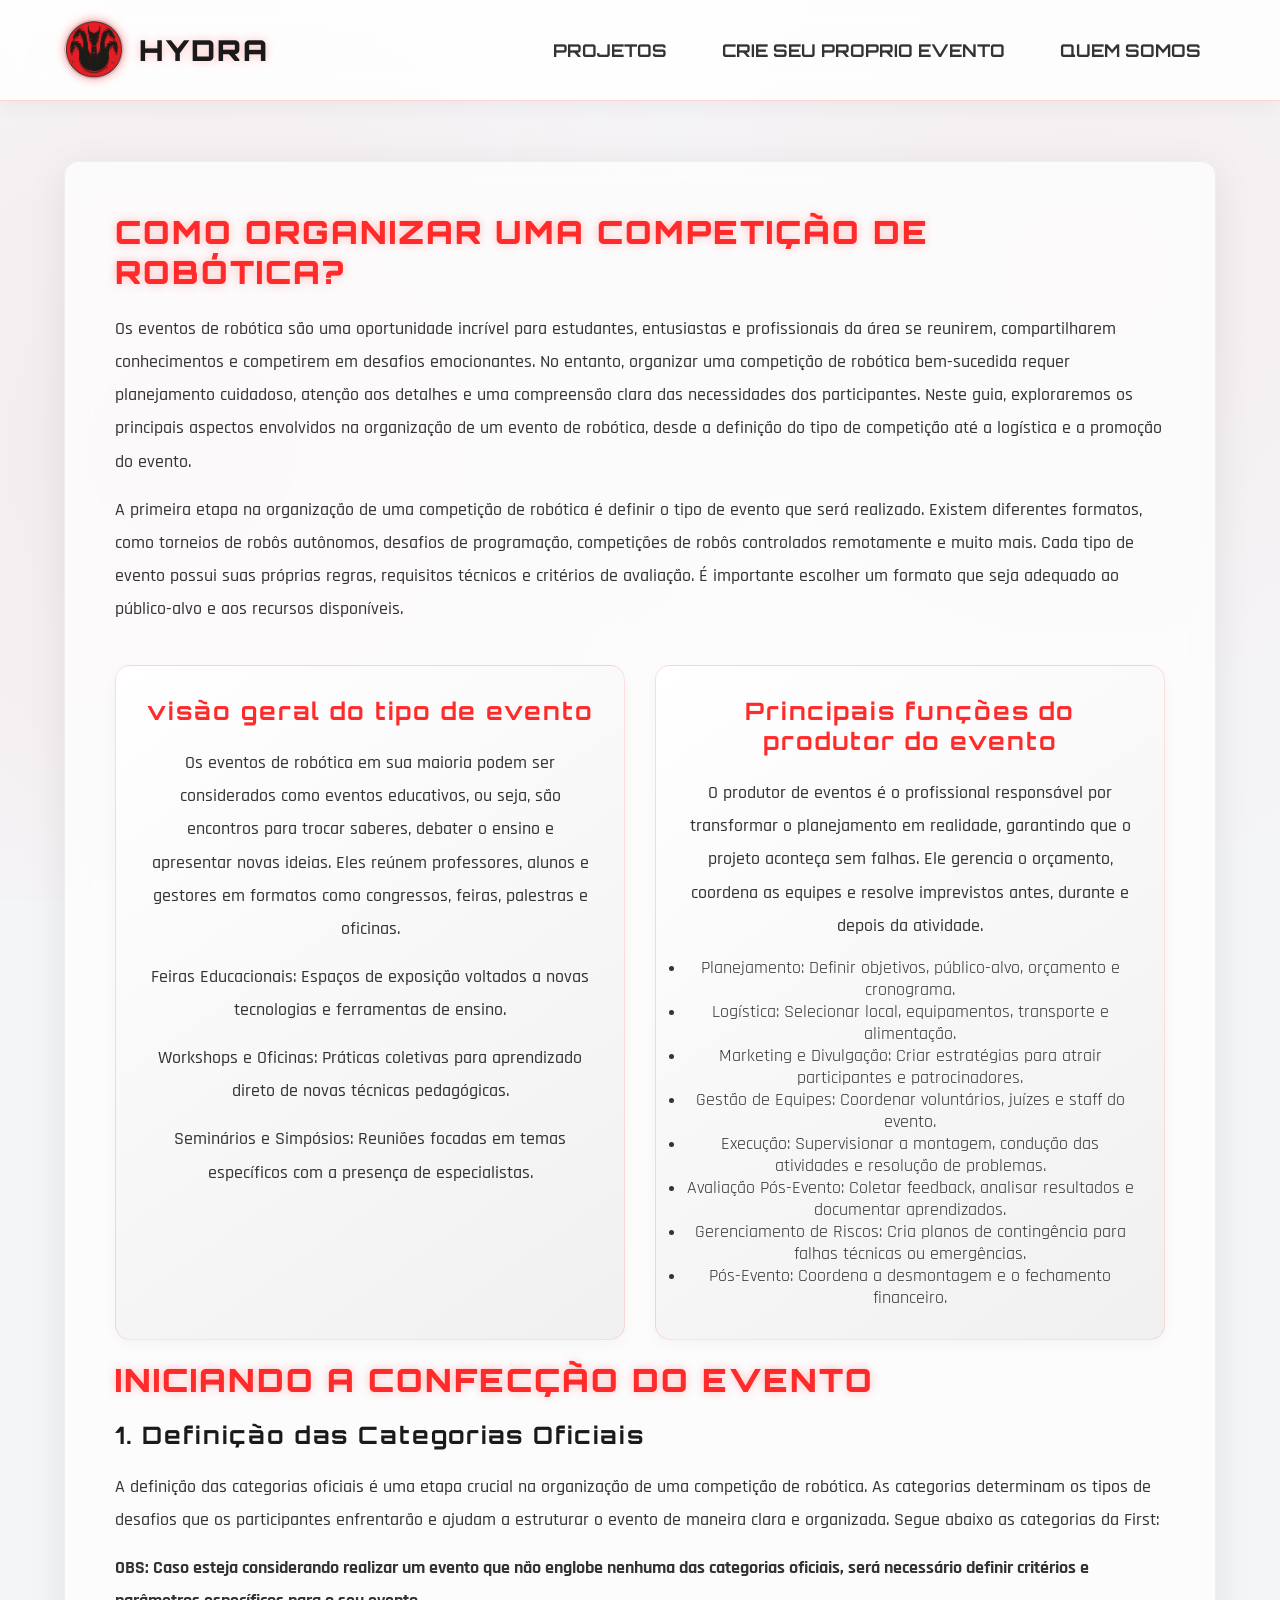
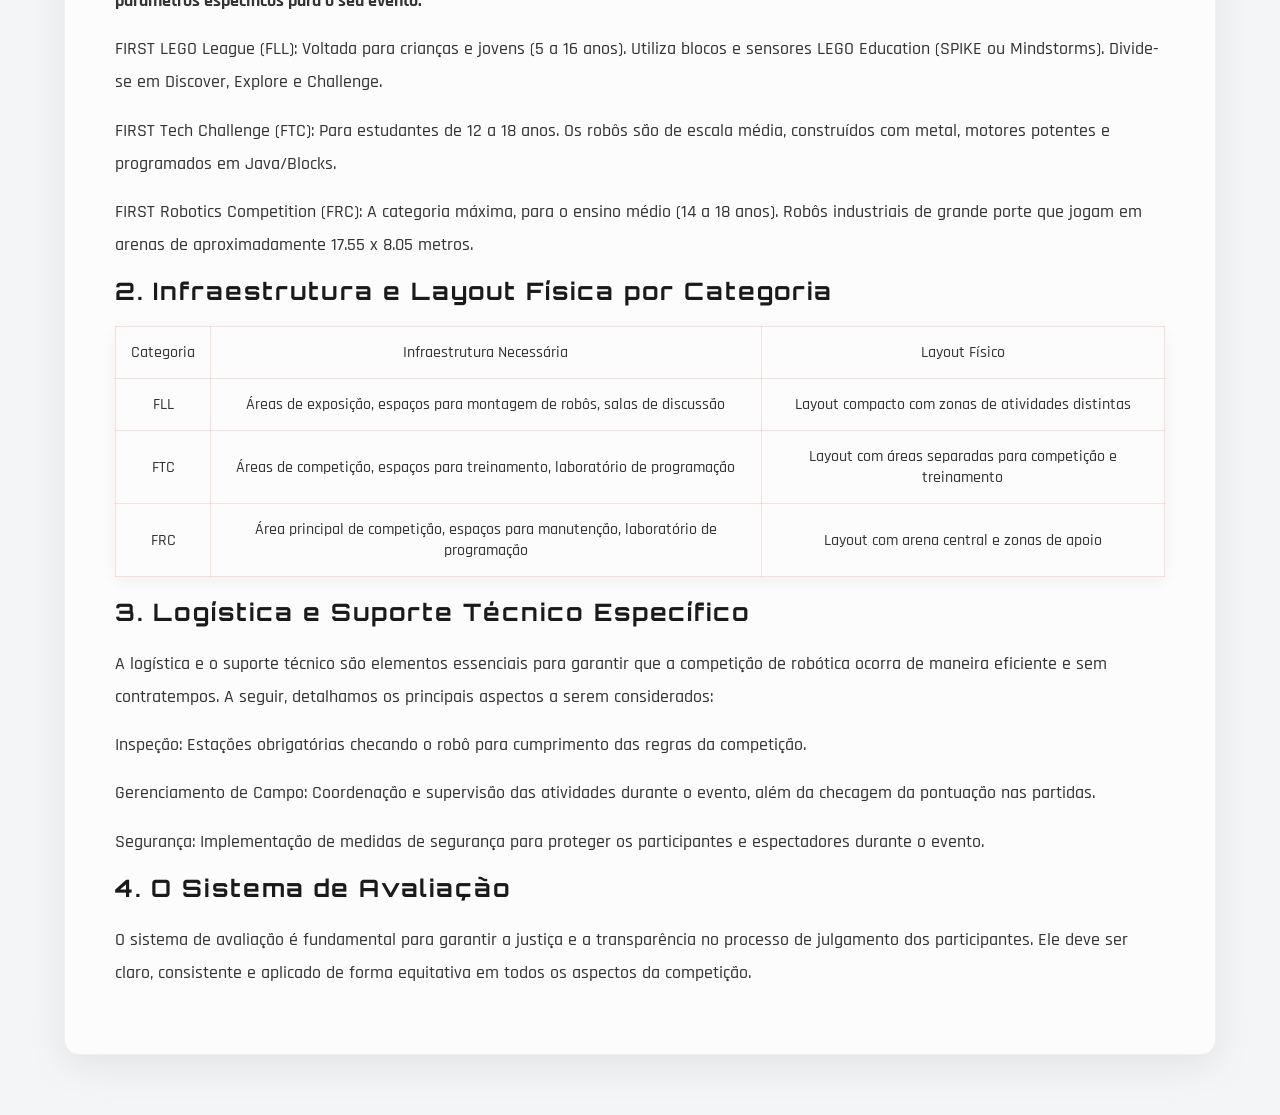
<file: Index.html>
<!DOCTYPE html>
<html lang="pt-BR">
<head>
    <meta charset="UTF-8">
    <meta name="viewport" content="width=device-width, initial-scale=1.0">
    <link rel="stylesheet" href="style.css">
    <link rel="shortcut icon" href="287049938.png" type="image/x-icon">
    <title>Hydra Cup - Início</title>
</head>
<body>
    
    <header>
        <div class="logo">
            <img src="Hydra Logo.png" alt="Logo Hydra">
            <h1 class="vilan">HYDRA</h1>
        </div>
        <nav>
            <a href="Projetos.html">Projetos</a>
            <a href="AssistenteIA.html">Crie seu proprio evento</a>
            <a href="SobreNos.html">Quem Somos</a>
        </nav>
    </header>

       <main>
  
        <h1 class="vilan"> Como Organizar uma competição de robótica?</h1>
           
            <p>
             Os eventos de robótica são uma oportunidade incrível para estudantes, entusiastas e profissionais da área se reunirem, compartilharem conhecimentos e competirem em desafios emocionantes. No entanto, organizar uma competição de robótica bem-sucedida requer planejamento cuidadoso, atenção aos detalhes e uma compreensão clara das necessidades dos participantes. Neste guia, exploraremos os principais aspectos envolvidos na organização de um evento de robótica, desde a definição do tipo de competição até a logística e a promoção do evento.
            </p>

            <p>
                A primeira etapa na organização de uma competição de robótica é definir o tipo de evento que será realizado. Existem diferentes formatos, como torneios de robôs autônomos, desafios de programação, competições de robôs controlados remotamente e muito mais. Cada tipo de evento possui suas próprias regras, requisitos técnicos e critérios de avaliação. É importante escolher um formato que seja adequado ao público-alvo e aos recursos disponíveis.
            </p>
          <div class="cards">

            <div class="card">
                <h1>visão geral do tipo de evento</h1>
                <p> Os eventos de robótica em sua maioria podem ser considerados como eventos educativos, ou seja, são encontros para trocar saberes, debater o ensino e apresentar novas ideias. Eles reúnem professores, alunos e gestores em formatos como congressos, feiras, palestras e oficinas.</p>
                
                <p>Feiras Educacionais: Espaços de exposição voltados a novas tecnologias e ferramentas de ensino.</p>

                <p>Workshops e Oficinas: Práticas coletivas para aprendizado direto de novas técnicas pedagógicas.</p>

                <p>Seminários e Simpósios: Reuniões focadas em temas específicos com a presença de especialistas.</p>
                <!-- <nav><a href=""> Saiba mais</a></nav> -->
            </div>  
            <div class="card"> 
                <h1>Principais funções do produtor do evento</h1>
                <p>  O produtor de eventos é o profissional responsável por transformar o planejamento em realidade, garantindo que o projeto aconteça sem falhas. Ele gerencia o orçamento, coordena as equipes e resolve imprevistos antes, durante e depois da atividade. </p>

                <ul style="font-size: 1.1em;">
                    <li>Planejamento: Definir objetivos, público-alvo, orçamento e cronograma.</li>
                    <li>Logística: Selecionar local, equipamentos, transporte e alimentação.</li>
                    <li>Marketing e Divulgação: Criar estratégias para atrair participantes e patrocinadores.</li>
                    <li>Gestão de Equipes: Coordenar voluntários, juízes e staff do evento.</li>
                    <li>Execução: Supervisionar a montagem, condução das atividades e resolução de problemas.</li>
                    <li>Avaliação Pós-Evento: Coletar feedback, analisar resultados e documentar aprendizados.</li>
                    <li> Gerenciamento de Riscos: Cria planos de contingência para falhas técnicas ou emergências.</li>
                    <li>Pós-Evento: Coordena a desmontagem e o fechamento financeiro.</li>
                </ul>
                <!-- <nav><a href="">Saiba mais</a></nav> -->
            </div>

            <!-- <div class="card">
                <h1></h1>
                <p> </p> -->
                <!-- <nav><a href="">Saiba mais</a></nav> -->
            <!-- </div> -->
          </div>

          <h1 class="vilan" style="margin-top: 20px ;"> Iniciando a confecção do evento</h1>

          <h2> 1. Definição das Categorias Oficiais</h2>
            <p> A definição das categorias oficiais é uma etapa crucial na organização de uma competição de robótica. As categorias determinam os tipos de desafios que os participantes enfrentarão e ajudam a estruturar o evento de maneira clara e organizada. Segue abaixo as categorias da First:</p>

            <p> <Strong>OBS: Caso esteja considerando realizar um evento que não englobe nenhuma das categorias oficiais, será necessário definir critérios e parâmetros específicos para o seu evento.</Strong></p>

            <p> FIRST LEGO League (FLL): Voltada para crianças e jovens (5 a 16 anos). Utiliza blocos e sensores LEGO Education (SPIKE ou Mindstorms). Divide-se em Discover, Explore e Challenge. </p>

            <p> FIRST Tech Challenge (FTC): Para estudantes de 12 a 18 anos. Os robôs são de escala média, construídos com metal, motores potentes e programados em Java/Blocks.</p>

            <p> FIRST Robotics Competition (FRC): A categoria máxima, para o ensino médio (14 a 18 anos). Robôs industriais de grande porte que jogam em arenas de aproximadamente 17.55 x 8.05 metros.</p>
          
          <h2> 2. Infraestrutura e Layout Física por Categoria </h2>

           <table>
             <tr>
               <th>Categoria</th>
               <th>Infraestrutura Necessária</th>
               <th>Layout Físico</th>
             </tr>
             <tr>
               <td>FLL</td>
               <td>Áreas de exposição, espaços para montagem de robôs, salas de discussão</td>
               <td>Layout compacto com zonas de atividades distintas</td>
             </tr>
             <tr>
               <td>FTC</td>
               <td>Áreas de competição, espaços para treinamento, laboratório de programação</td>
               <td>Layout com áreas separadas para competição e treinamento</td>
             </tr>
             <tr>
               <td>FRC</td>
               <td>Área principal de competição, espaços para manutenção, laboratório de programação</td>
               <td>Layout com arena central e zonas de apoio</td>
             </tr>
           </table>

          <h2 style="margin-top: 20px;"> 3. Logística e Suporte Técnico Específico </h2>

            <p> A logística e o suporte técnico são elementos essenciais para garantir que a competição de robótica ocorra de maneira eficiente e sem contratempos. A seguir, detalhamos os principais aspectos a serem considerados:</p>

            <p> Inspeção: Estações obrigatórias checando o robô para cumprimento das regras da competição. </p>

            <p> Gerenciamento de Campo: Coordenação e supervisão das atividades durante o evento, além da checagem da pontuação nas partidas. </p>
            
            <p> Segurança: Implementação de medidas de segurança para proteger os participantes e espectadores durante o evento.</p>
           
            <h2> 4. O Sistema de Avaliação </h2>

            <p> O sistema de avaliação é fundamental para garantir a justiça e a transparência no processo de julgamento dos participantes. Ele deve ser claro, consistente e aplicado de forma equitativa em todos os aspectos da competição. </p>

            <p> </p>

       </main>

    </body>
    </html>
</file>
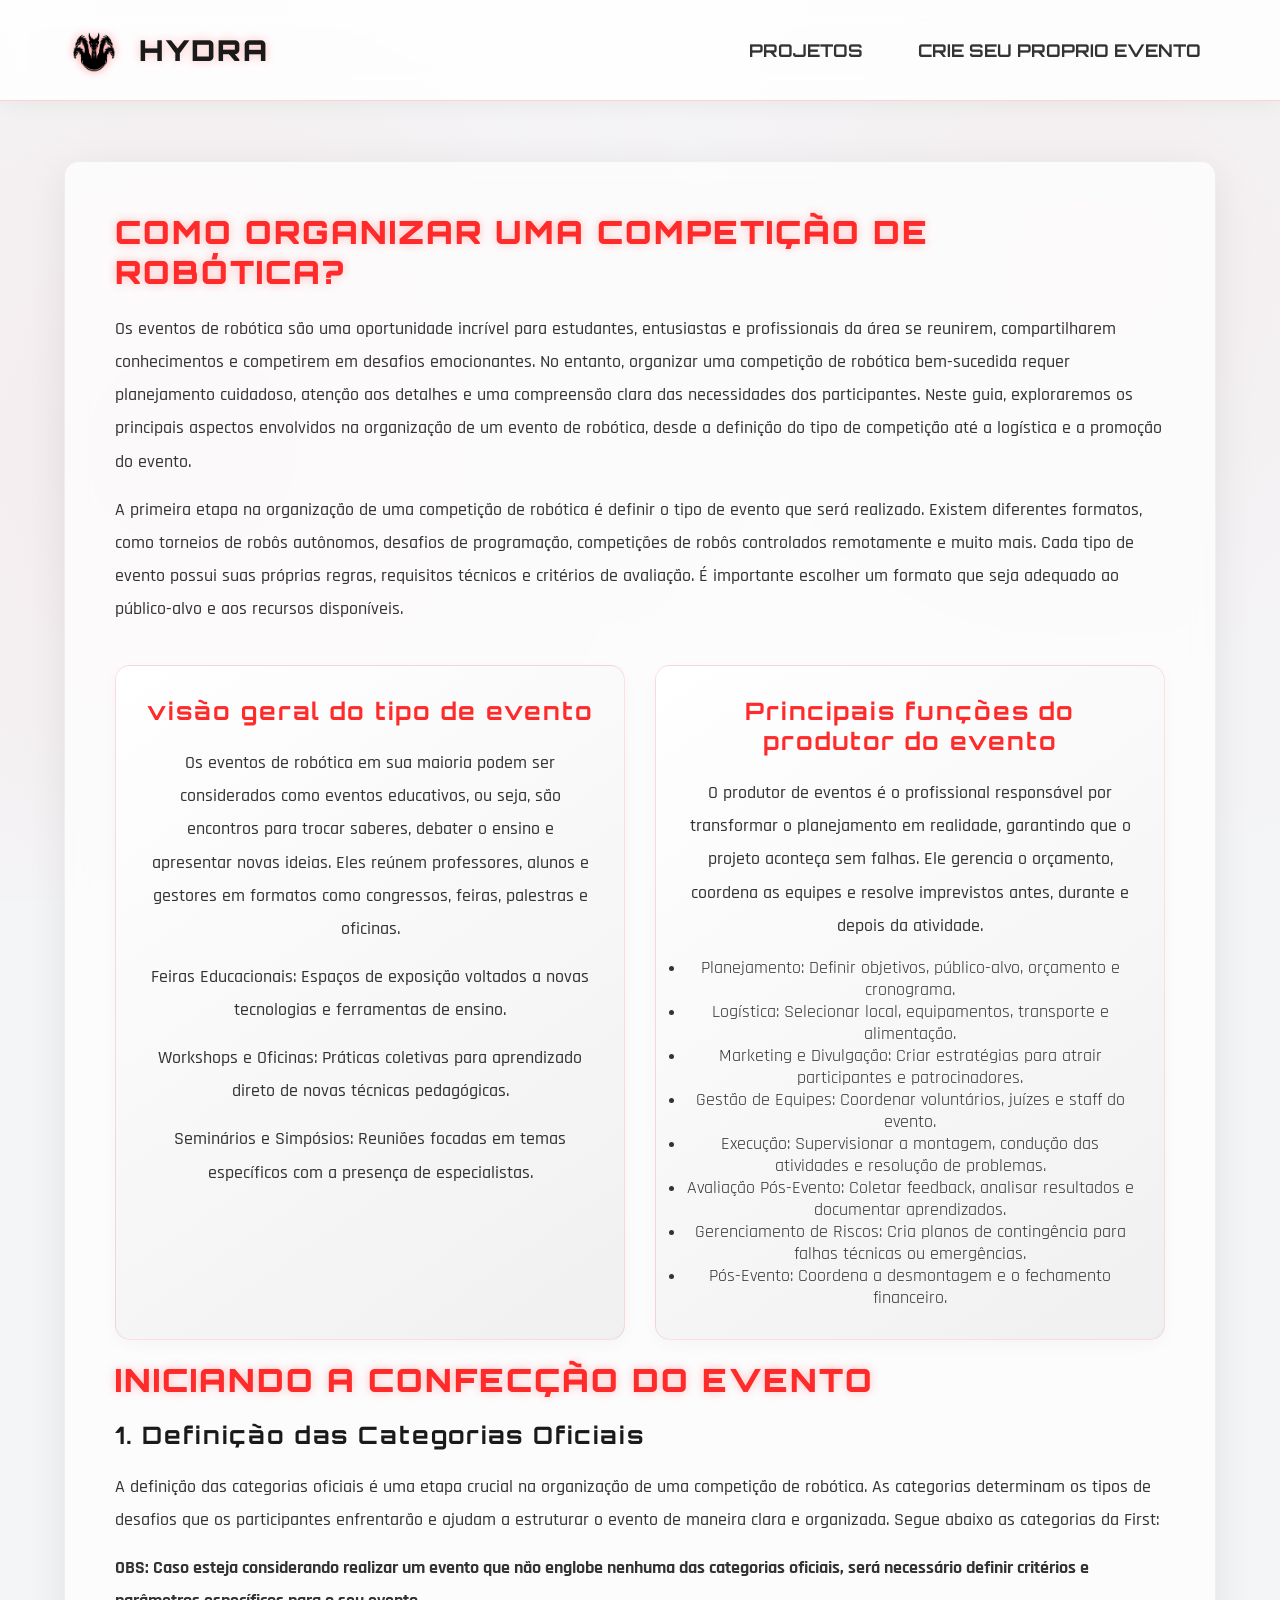
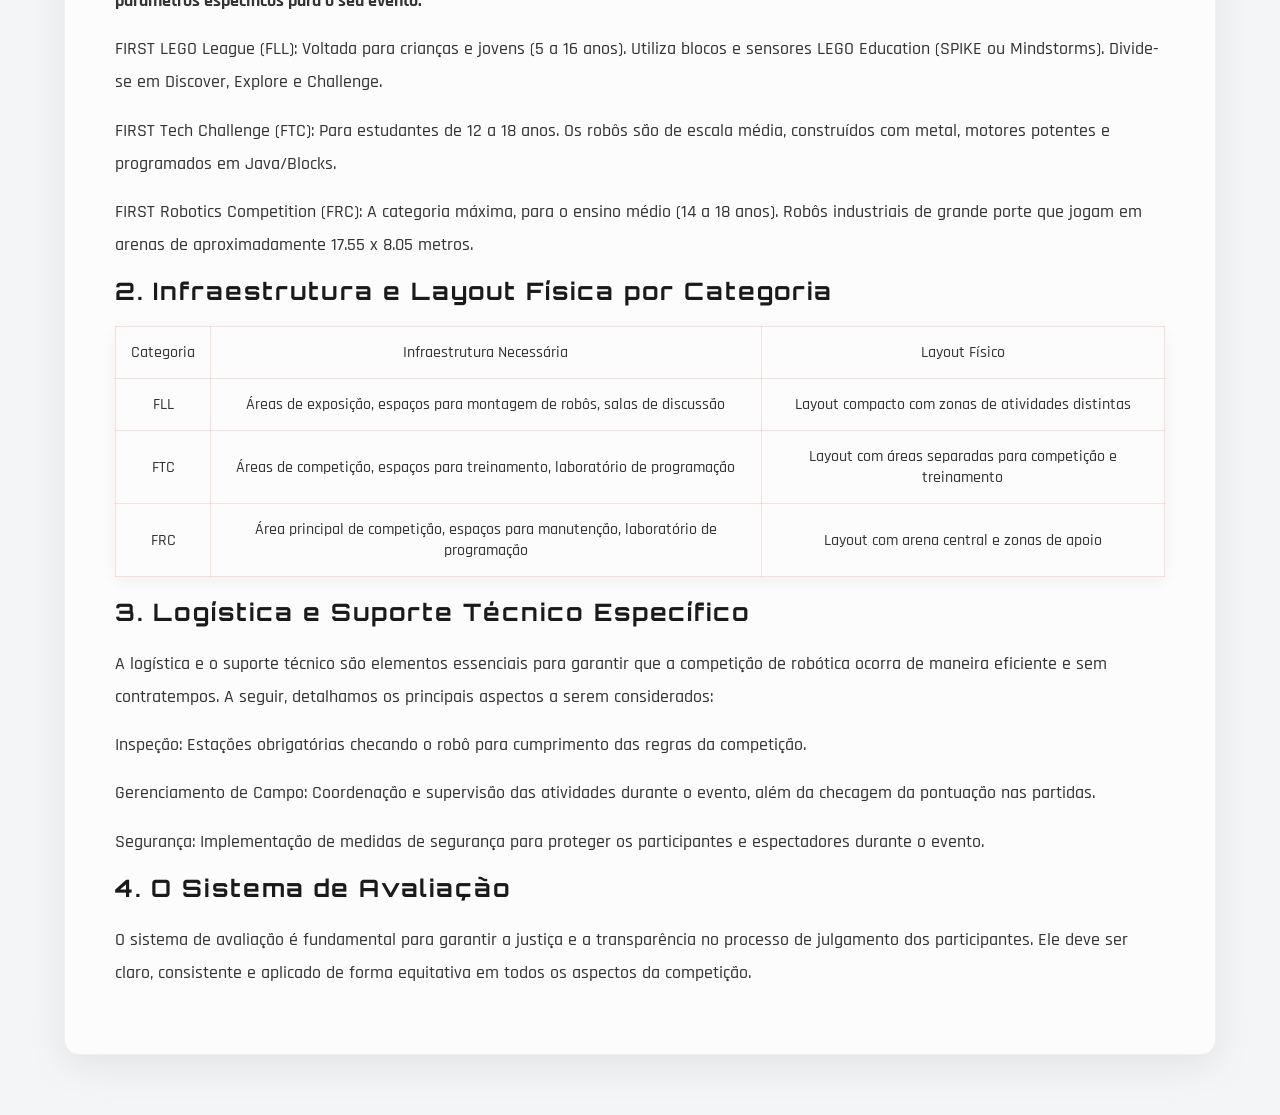
<file: index.html>
<!DOCTYPE html>
<html lang="pt-BR">
<head>
    <meta charset="UTF-8">
    <meta name="viewport" content="width=device-width, initial-scale=1.0">
    <link rel="stylesheet" href="style.css">
    <link rel="shortcut icon" href="287049938.png" type="image/x-icon">
    <title>Hydra Eventos - Início</title>
    <meta name="color-scheme" content="light dark">
</head>
<body>
    
    <header>
        <div class="logo">
            <img src="hydra_logo_transparente.png" alt="Logo Hydra">
            <h1 class="vilan">HYDRA</h1>
        </div>
        <nav>
            <a href="Projetos.html">Projetos</a>
            <a href="AssistenteIA.html">Crie seu proprio evento</a>
        </nav>
    </header>

       <main>
  
        <h1 class="vilan"> Como Organizar uma competição de robótica?</h1>
           
            <p>
             Os eventos de robótica são uma oportunidade incrível para estudantes, entusiastas e profissionais da área se reunirem, compartilharem conhecimentos e competirem em desafios emocionantes. No entanto, organizar uma competição de robótica bem-sucedida requer planejamento cuidadoso, atenção aos detalhes e uma compreensão clara das necessidades dos participantes. Neste guia, exploraremos os principais aspectos envolvidos na organização de um evento de robótica, desde a definição do tipo de competição até a logística e a promoção do evento.
            </p>

            <p>
                A primeira etapa na organização de uma competição de robótica é definir o tipo de evento que será realizado. Existem diferentes formatos, como torneios de robôs autônomos, desafios de programação, competições de robôs controlados remotamente e muito mais. Cada tipo de evento possui suas próprias regras, requisitos técnicos e critérios de avaliação. É importante escolher um formato que seja adequado ao público-alvo e aos recursos disponíveis.
            </p>
          <div class="cards">

            <div class="card">
                <h1>visão geral do tipo de evento</h1>
                <p> Os eventos de robótica em sua maioria podem ser considerados como eventos educativos, ou seja, são encontros para trocar saberes, debater o ensino e apresentar novas ideias. Eles reúnem professores, alunos e gestores em formatos como congressos, feiras, palestras e oficinas.</p>
                
                <p>Feiras Educacionais: Espaços de exposição voltados a novas tecnologias e ferramentas de ensino.</p>

                <p>Workshops e Oficinas: Práticas coletivas para aprendizado direto de novas técnicas pedagógicas.</p>

                <p>Seminários e Simpósios: Reuniões focadas em temas específicos com a presença de especialistas.</p>
                <!-- <nav><a href=""> Saiba mais</a></nav> -->
            </div>  
            <div class="card"> 
                <h1>Principais funções do produtor do evento</h1>
                <p>  O produtor de eventos é o profissional responsável por transformar o planejamento em realidade, garantindo que o projeto aconteça sem falhas. Ele gerencia o orçamento, coordena as equipes e resolve imprevistos antes, durante e depois da atividade. </p>

                <ul style="font-size: 1.1em;">
                    <li>Planejamento: Definir objetivos, público-alvo, orçamento e cronograma.</li>
                    <li>Logística: Selecionar local, equipamentos, transporte e alimentação.</li>
                    <li>Marketing e Divulgação: Criar estratégias para atrair participantes e patrocinadores.</li>
                    <li>Gestão de Equipes: Coordenar voluntários, juízes e staff do evento.</li>
                    <li>Execução: Supervisionar a montagem, condução das atividades e resolução de problemas.</li>
                    <li>Avaliação Pós-Evento: Coletar feedback, analisar resultados e documentar aprendizados.</li>
                    <li> Gerenciamento de Riscos: Cria planos de contingência para falhas técnicas ou emergências.</li>
                    <li>Pós-Evento: Coordena a desmontagem e o fechamento financeiro.</li>
                </ul>
                <!-- <nav><a href="">Saiba mais</a></nav> -->
            </div>

            <!-- <div class="card">
                <h1></h1>
                <p> </p> -->
                <!-- <nav><a href="">Saiba mais</a></nav> -->
            <!-- </div> -->
          </div>

          <h1 class="vilan" style="margin-top: 20px ;"> Iniciando a confecção do evento</h1>

          <h2> 1. Definição das Categorias Oficiais</h2>
            <p> A definição das categorias oficiais é uma etapa crucial na organização de uma competição de robótica. As categorias determinam os tipos de desafios que os participantes enfrentarão e ajudam a estruturar o evento de maneira clara e organizada. Segue abaixo as categorias da First:</p>

            <p> <Strong>OBS: Caso esteja considerando realizar um evento que não englobe nenhuma das categorias oficiais, será necessário definir critérios e parâmetros específicos para o seu evento.</Strong></p>

            <p> FIRST LEGO League (FLL): Voltada para crianças e jovens (5 a 16 anos). Utiliza blocos e sensores LEGO Education (SPIKE ou Mindstorms). Divide-se em Discover, Explore e Challenge. </p>

            <p> FIRST Tech Challenge (FTC): Para estudantes de 12 a 18 anos. Os robôs são de escala média, construídos com metal, motores potentes e programados em Java/Blocks.</p>

            <p> FIRST Robotics Competition (FRC): A categoria máxima, para o ensino médio (14 a 18 anos). Robôs industriais de grande porte que jogam em arenas de aproximadamente 17.55 x 8.05 metros.</p>
          
          <h2> 2. Infraestrutura e Layout Física por Categoria </h2>

           <table>
             <tr>
               <th>Categoria</th>
               <th>Infraestrutura Necessária</th>
               <th>Layout Físico</th>
             </tr>
             <tr>
               <td>FLL</td>
               <td>Áreas de exposição, espaços para montagem de robôs, salas de discussão</td>
               <td>Layout compacto com zonas de atividades distintas</td>
             </tr>
             <tr>
               <td>FTC</td>
               <td>Áreas de competição, espaços para treinamento, laboratório de programação</td>
               <td>Layout com áreas separadas para competição e treinamento</td>
             </tr>
             <tr>
               <td>FRC</td>
               <td>Área principal de competição, espaços para manutenção, laboratório de programação</td>
               <td>Layout com arena central e zonas de apoio</td>
             </tr>
           </table>

          <h2 style="margin-top: 20px;"> 3. Logística e Suporte Técnico Específico </h2>

            <p> A logística e o suporte técnico são elementos essenciais para garantir que a competição de robótica ocorra de maneira eficiente e sem contratempos. A seguir, detalhamos os principais aspectos a serem considerados:</p>

            <p> Inspeção: Estações obrigatórias checando o robô para cumprimento das regras da competição. </p>

            <p> Gerenciamento de Campo: Coordenação e supervisão das atividades durante o evento, além da checagem da pontuação nas partidas. </p>
            
            <p> Segurança: Implementação de medidas de segurança para proteger os participantes e espectadores durante o evento.</p>
           
            <h2> 4. O Sistema de Avaliação </h2>

            <p> O sistema de avaliação é fundamental para garantir a justiça e a transparência no processo de julgamento dos participantes. Ele deve ser claro, consistente e aplicado de forma equitativa em todos os aspectos da competição. </p>

            <p> </p>

       </main>

    </body>
    </html>
</file>
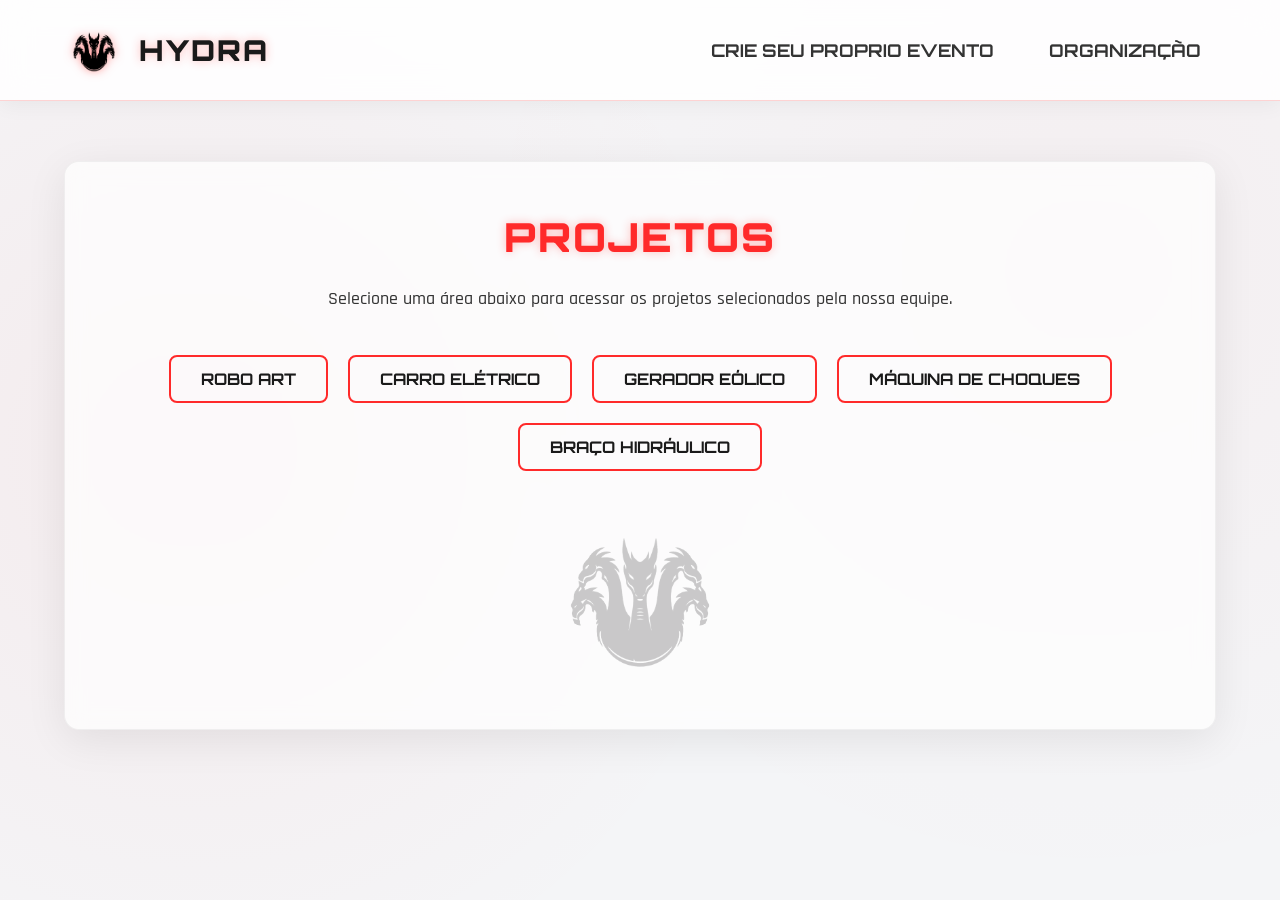
<file: Projetos.html>
<!DOCTYPE html>
<html lang="pt-BR">
<head>
    <meta charset="UTF-8">
    <meta name="viewport" content="width=device-width, initial-scale=1.0">
    <link rel="stylesheet" href="style.css">
    <link rel="shortcut icon" href="287049938.png" type="image/x-icon">
    <title>Projetos - Hydra</title>      
    <meta name="color-scheme" content="light dark">    
</head>
<body>
    
    <header>
        <div class="logo">
            <img src="hydra_logo_transparente.png" alt="Logo Hydra">
            <h1 class="vilan">HYDRA</h1>
        </div>
        <nav>
            <a href="AssistenteIA.html">Crie seu proprio evento</a>
            <a href="index.html">Organização</a>
        </nav>
    </header>

    <main>
        <h1 class="vilan" style="text-align: center; font-size: 2.5rem;">Projetos</h1>
        <p style="text-align: center;">Selecione uma área abaixo para acessar os projetos selecionados pela nossa equipe.</p>

        <div class="menu-cursos">
            <button id="btn-RoboArt" onclick="mostrar('RoboArt', this)">Robo Art</button>
            <button id="btn-CarrinhoEletrico" onclick="mostrar('CarrinhoEletrico', this)">Carro Elétrico</button>
            <button id="btn-geradorEolico" onclick="mostrar('geradorEolico', this)">Gerador Eólico</button>
            <button id="btn-Maquina de choques" onclick="mostrar('Maquina de choques', this)">Máquina de Choques</button>
            <button id = "btn-BraçoHidraulico" onclick="mostrar('BraçoHidraulico', this)">Braço Hidráulico</button>
        </div>

        <div id="inicio" style="text-align: center; margin-top: 50px;">
            <img src="hydra_logo_transparente.png" alt="Hydra" style="width: 200px; opacity: 0.2; filter: grayscale(100%);">
        </div>

        <div id="conteudo" style="display: none;"></div>
    </main>
    
    <script>
    function mostrar(area, elementoClicado) {
        document.getElementById("inicio").style.display = "none";

        const botoes = document.querySelectorAll('.menu-cursos button');
        botoes.forEach(btn => btn.classList.remove('ativo'));

        elementoClicado.classList.add('ativo');

        const conteudo = document.getElementById("conteudo");
        conteudo.style.display = "block";

        if (area === "RoboArt") {
            conteudo.innerHTML = `
             <h2 class="vilan">RoboArt </h2>
            <p>Aprenda a criar um robô que realiza artes abstratas</p>
            <div style="position: relative; padding-bottom: 56.25%; height: 0; overflow: hidden; max-width: 100%; margin-top: 20px; border-radius: 10px; border: 1px solid #ff2a2a;">
                <iframe style="position: absolute; top: 0; left: 0; width: 100%; height: 100%;" 
                    src="https://www.youtube.com/embed/J0UfPM6qJ24" 
                    title="Vídeo RoboArt"
                    frameborder="0"
                    allow="accelerometer; autoplay; clipboard-write; encrypted-media; gyroscope; picture-in-picture"
                    allowfullscreen>
                </iframe>
            </div>

            <h2 class="vilan" style="margin-top: 30px;">Materiais necessários</h2>
            <p>Para construir o robô, você precisará dos seguintes materiais:</p>
            <ul>
                <li>1x Bateria 9V</li>
                <li>1x Interruptor </li>
                <li>+3x Canetas (ou marcador)</li>
                <li>3x palitos de picolé</li>
                <li>Fios</li>
                <li>Cola quente</li>
                <li>1x Motor DC</li>
                <li>1x Base para o robô ( no video é utilizado uma base de kinder ovo)</li>
                <li> 1x hélices de plastico </li>
            </ul>
            `;
        }
        else if (area === "CarrinhoEletrico") {
            conteudo.innerHTML = `
                <h2 class="vilan">Carrinho Elétrico</h2>
                <p>Aprenda a fazer um carro elétrico com materiais recicláveis.</p>
              <div style="position: relative; padding-bottom: 56.25%; height: 0; overflow: hidden; max-width: 100%; margin-top: 20px; border-radius: 10px; border: 1px solid #ff2a2a;">
                <iframe style="position: absolute; top: 0; left: 0; width: 100%; height: 100%;" 
                    src="https://www.youtube.com/embed/QvdzUbGwnvA?si=XRue1Mdmj1ot5gf9" 
                    title="Vídeo Carro Elétrico"
                    frameborder="0"
                    allow="accelerometer; autoplay; clipboard-write; encrypted-media; gyroscope; picture-in-picture"
                    allowfullscreen>
                </iframe>
            </div>

            <h2 class="vilan" style="margin-top: 30px;">Materiais necessários</h2>
            <p>Para construir o robô, você precisará dos seguintes materiais:</p>
            <ul>
                <li>Papelão</li>
                <li>8 tampinhas de garrafa pet</li>
                <li>1 espeto de churrasco</li>
                <li>1 canudo de papel</li>
                <li>1 polia, 1 liga e um Motor DC de drive de DVD</li>
                <li>1 interruptor</li>
                <li>1 bateria 9v</li>
                <li>1 adaptador de bateria 9V</li>
                <li>Fita isolante</li>
            </ul>
                
            `;
        }
        else if (area === "geradorEolico") {
            conteudo.innerHTML = `
                <h2 class="vilan">Gerador Eólico</h2>
                <p>Aprenda a criar um mini gerador eólico em casa.</p>
               <div style="position: relative; padding-bottom: 56.25%; height: 0; overflow: hidden; max-width: 100%; margin-top: 20px; border-radius: 10px; border: 1px solid #ff2a2a;">
                <iframe style="position: absolute; top: 0; left: 0; width: 100%; height: 100%;" 
                    src="https://www.youtube.com/embed/VKFpp1oljps?si=DM3lGZV7Ty-QXq0n" 
                    title="Vídeo Gerador Eólico"
                    frameborder="0"
                    allow="accelerometer; autoplay; clipboard-write; encrypted-media; gyroscope; picture-in-picture"
                    allowfullscreen>
                </iframe>
            </div>
              <h2 class="vilan" style="margin-top: 30px;">Materiais necessários</h2>
            <p>Para construir o robô, você precisará dos seguintes materiais:</p>
            <ul>
                <li>1x Motor DC</li>
                <li>1x hélice (pode ser feito com lâminas de plástico)</li>
                <li>1x Bateria 9V</li>
                <li>1x Interruptor</li>
                <li>Fios</li>
                <li>Cola quente</li>
                <li>1x Base para o gerador (pode ser feito com papelão ou madeira)</li>
                <li>1x Suporte para o motor (pode ser feito com papelão,madeira ou tubo de PVC)</li>
                <li> 1x led (para indicar que o gerador está funcionando)</li>
            </ul>
            `;
        } else if (area === "Maquina de choques") {
            conteudo.innerHTML = `
                <h2 class="vilan">Máquina de Choques</h2>
                <p>Aprenda a construir uma máquina de choques com materiais recicláveis.</p>
               <div style="position: relative; padding-bottom: 56.25%; height: 0; overflow: hidden; max-width: 100%; margin-top: 20px; border-radius: 10px; border: 1px solid #ff2a2a;">
                <iframe style="position: absolute; top: 0; left: 0; width: 100%; height: 100%;" 
                    src="https://www.youtube.com/embed/Lxe4FAI-g6s?si=2G-iV9lCMCFKvyOx" 
                    title="Vídeo Máquina de Choques"
                    frameborder="0"
                    allow="accelerometer; autoplay; clipboard-write; encrypted-media; gyroscope; picture-in-picture"
                    allowfullscreen>
                </iframe>
            </div>
              <h2 class="vilan" style="margin-top: 30px;">Materiais necessários</h2>
            <p>Para construir o robô, você precisará dos seguintes materiais:</p>
            <ul>
                <li>1x pote com tampa</li>
                <li>1x arame e prego</li>
                <li>1x bolinha de pingue-pongue/de desodorante ou de papel alumínio</li>
                <li>1x papel alumínio </li>
                <li>Fios</li>
                <li>fita adesiva</li>
                <li>fita isolante</li>
                <li> martelo </li>
                <li>1x balão </li>
            </ul>
            `;
        } else if (area === "BraçoHidraulico") {
            conteudo.innerHTML = `
                <h2 class="vilan">Braço Hidráulico</h2>
                <p>Aprenda a construir um braço hidráulico com materiais recicláveis.</p>
               <div style="position: relative; padding-bottom: 56.25%; height: 0; overflow: hidden; max-width: 100%; margin-top: 20px; border-radius: 10px; border: 1px solid #ff2a2a;">
                <iframe style="position: absolute; top: 0; left: 0; width: 100%; height: 100%;" 
                    src="https://www.youtube.com/embed/P2r9U4wkjcc?si=E-21KnNMJ0CHCObF" 
                    title="Vídeo Braço Hidráulico"
                    frameborder="0"
                    allow="accelerometer; autoplay; clipboard-write; encrypted-media; gyroscope; picture-in-picture"
                    allowfullscreen>
                </iframe>
            </div>
              <h2 class="vilan" style="margin-top: 30px;">Materiais necessários</h2>
            <p>Para construir o braço robótico, você precisará dos seguintes materiais:</p>
            <ul>
            <li>papelão</li>
            <li>8x seringas com êmbolo de borracha</li>
            <li>bateria antiga</li>
            <li>4x canos</li>
            <li>palitos de picolé</li>
            <li>cola</li>
            <li>água</li>
            </ul>
            `;
        }
    }
    </script>
</body>
</html>
</file>
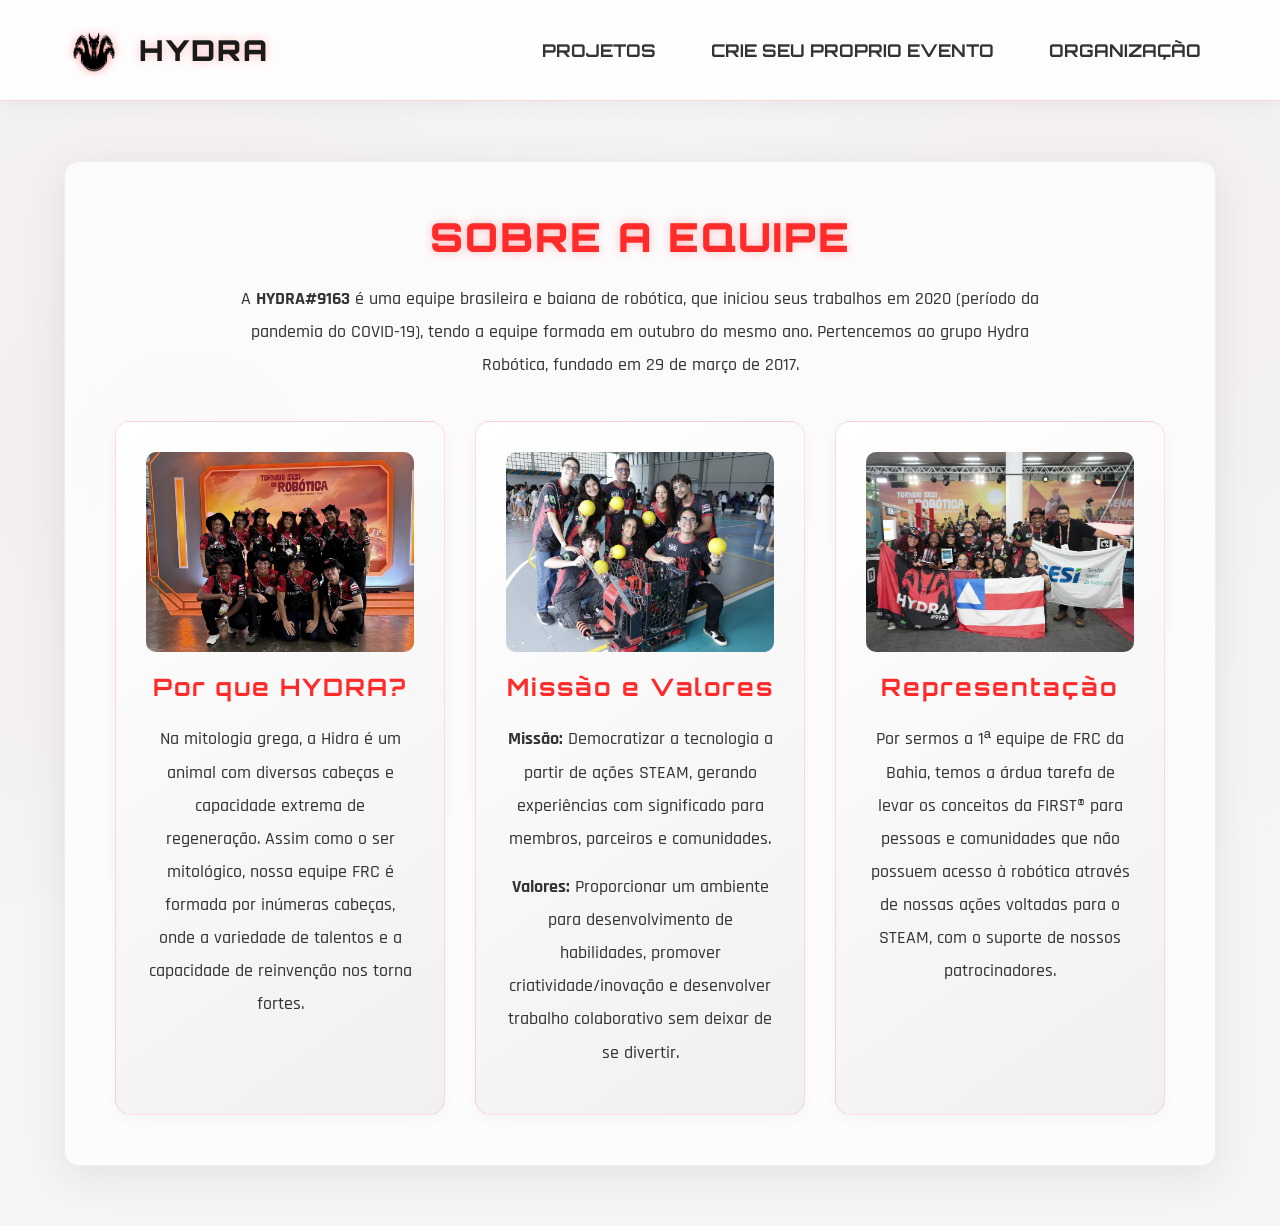
<file: SobreNos.html>
<!DOCTYPE html>
<html lang="pt-BR">
<head>
    <meta charset="UTF-8">
    <meta name="viewport" content="width=device-width, initial-scale=1.0">
    <link rel="stylesheet" href="style.css">
    <link rel="shortcut icon" href="287049938.png" type="image/x-icon">
    <title>Sobre Nós - Hydra</title>
    <meta name="color-scheme" content="light dark">
</head>
<body>

    <header>
        <div class="logo">
            <img src="hydra_logo_transparente.png" alt="Logo Hydra">
            <h1 class="vilan">HYDRA</h1>
        </div>
        <nav>
            <a href="Projetos.html">Projetos</a>
            <a href="AssistenteIA.html">Crie seu proprio evento</a>
            <a href="index.html">Organização</a>
        </nav>
    </header>

    <main>
        <h1 class="vilan" style="text-align: center; font-size: 2.5rem;">Sobre a Equipe</h1>
        <p style="text-align: center; max-width: 800px; margin: 0 auto 40px auto;">
            A <strong>HYDRA#9163</strong> é uma equipe brasileira e baiana de robótica, que iniciou seus trabalhos em 2020 (período da pandemia do COVID-19), tendo a equipe formada em outubro do mesmo ano. Pertencemos ao grupo Hydra Robótica, fundado em 29 de março de 2017.
        </p>

        <div class="cards">
            
            <div class="card"> 
                <img src="Representação.jpeg" alt="Símbolo da Hidra">
                <h1>Por que HYDRA?</h1>
                <p>Na mitologia grega, a Hidra é um animal com diversas cabeças e capacidade extrema de regeneração. Assim como o ser mitológico, nossa equipe FRC é formada por inúmeras cabeças, onde a variedade de talentos e a capacidade de reinvenção nos torna fortes.</p>
            </div>

            <div class="card"> 
                <img src="Missões.jpeg" alt="Nossa Missão">
                <h1>Missão e Valores</h1>
                <p><strong>Missão:</strong> Democratizar a tecnologia a partir de ações STEAM, gerando experiências com significado para membros, parceiros e comunidades.</p>
                <p><strong>Valores:</strong> Proporcionar um ambiente para desenvolvimento de habilidades, promover criatividade/inovação e desenvolver trabalho colaborativo sem deixar de se divertir.</p>
            </div>

            <div class="card"> 
                <img src="VIsão.jpeg" alt="Nossa Visão">
                <h1>Representação</h1>
                <p>Por sermos a 1ª equipe de FRC da Bahia, temos a árdua tarefa de levar os conceitos da FIRST® para pessoas e comunidades que não possuem acesso à robótica através de nossas ações voltadas para o STEAM, com o suporte de nossos patrocinadores.</p>
            </div>

        </div>
    </main>
    
</body>
</html>
</file>
<file: style.css>
@import url('https://fonts.googleapis.com/css2?family=Orbitron:wght@400;700;900&family=Rajdhani:wght@300;500;700&display=swap');

* {
    margin: 0;
    padding: 0;
    box-sizing: border-box;
}

body {
    background-color: #f4f5f7;
    background-image: 
        radial-gradient(circle at 15% 50%, rgba(255, 42, 42, 0.05) 0%, transparent 50%),
        radial-gradient(circle at 85% 30%, rgba(255, 42, 42, 0.03) 0%, transparent 50%);
    background-size: cover;
    background-attachment: fixed;
    font-family: "Rajdhani", sans-serif;
    color: #333333;
    overflow-x: hidden;
    min-height: 100vh;
}

h1, h2, h3 {
    font-family: "Orbitron", sans-serif;
    color: #1a1a1a;
    margin-bottom: 20px;
    letter-spacing: 2px;
}

.vilan {
    color: #ff2a2a;
    font-weight: 900;
    text-transform: uppercase;
    text-shadow: 0 0 10px rgba(255, 42, 42, 0.3); 
}

p {
    line-height: 1.8;
    font-size: 1.15rem;
    font-weight: 500; 
    margin-bottom: 15px;
}

header {
    position: sticky;
    top: 0;
    z-index: 1000;
    display: flex;
    justify-content: space-between;
    align-items: center;
    padding: 20px 5%;
    background: rgba(255, 255, 255, 0.85); 
    backdrop-filter: blur(15px);
    border-bottom: 1px solid rgba(255, 42, 42, 0.2);
    box-shadow: 0 4px 20px rgba(0, 0, 0, 0.05); 
}

.logo {
    display: flex;
    align-items: center;
    gap: 15px;
}

.logo img {
    width: 60px;
    height: 60px;
    object-fit: contain;
    filter: drop-shadow(0 0 5px rgba(255, 42, 42, 0.5));
}

.logo h1 {
    margin: 0;
    font-size: 1.8rem;
    color: #1a1a1a;
}

nav {
    display: flex;
    gap: 25px;
}

nav a {
    text-decoration: none;
    color: #333333;
    font-size: 1.1rem;
    font-family: "Orbitron", sans-serif;
    font-weight: 700;
    text-transform: uppercase;
    position: relative;
    padding: 8px 15px;
    transition: 0.3s ease;
}

nav a::after {
    content: '';
    position: absolute;
    bottom: 0;
    left: 0;
    width: 0%;
    height: 2px;
    background-color: #ff2a2a;
    transition: 0.3s ease;
    box-shadow: 0 0 8px rgba(255, 42, 42, 0.6);
}

nav a:hover {
    color: #ff2a2a;
}

nav a:hover::after {
    width: 100%;
}

main {
    width: min(1200px, 90%);
    margin: 60px auto;
    padding: 50px;
    border-radius: 15px;
    background: rgba(255, 255, 255, 0.7);
    backdrop-filter: blur(10px);
    border: 1px solid rgba(0, 0, 0, 0.05);
    box-shadow: 0 10px 40px rgba(0, 0, 0, 0.08);
    animation: fadeIn 1s ease-in-out;
}

table{
    width: 100%;
    border-collapse: collapse;
    margin-top: 20px;
    box-shadow: 0 5px 15px rgba(0, 0, 0, 0.05);
}

td, th {
    border: 1px solid rgba(255, 42, 42, 0.15);
    padding: 15px;
    text-align: center;
    font-family: "Rajdhani", sans-serif;
    font-weight: 500;
}
.cards {
    display: grid;
    grid-template-columns: repeat(auto-fit, minmax(300px, 1fr));
    gap: 30px;
    margin-top: 40px;
}

.card {
    padding: 30px;
    border-radius: 15px;
    background: linear-gradient(145deg, #ffffff, #f0f0f0);
    border: 1px solid rgba(255, 42, 42, 0.15);
    transition: all 0.4s ease;
    display: flex;
    flex-direction: column;
    align-items: center;
    text-align: center;
    box-shadow: 0 5px 15px rgba(0, 0, 0, 0.03);
}

.card:hover {
    transform: translateY(-10px);
    border-color: rgba(255, 42, 42, 0.5);
    box-shadow: 0 15px 30px rgba(255, 42, 42, 0.1), 0 0 15px rgba(255, 42, 42, 0.05) inset;
}

.card img {
    width: 100%;
    height: 200px;
    object-fit: cover;
    border-radius: 10px;
    margin-bottom: 20px;
    transition: 0.4s;
    filter: grayscale(20%); 
}

.card:hover img {
    filter: grayscale(0%);
    transform: scale(1.03);
}

.card h1 {
    font-size: 1.5rem;
    color: #ff2a2a;
}

.menu-cursos {
    display: flex;
    justify-content: center;
    flex-wrap: wrap;
    gap: 20px;
    margin: 40px 0;
}

.menu-cursos button {
    padding: 12px 30px;
    font-family: "Orbitron", sans-serif;
    font-size: 1rem;
    font-weight: 700;
    color: #1a1a1a; 
    background: transparent;
    border: 2px solid #ff2a2a;
    border-radius: 8px;
    cursor: pointer;
    transition: all 0.3s ease;
    text-transform: uppercase;
}

.menu-cursos button:hover, .menu-cursos button.ativo {
    background: #ff2a2a;
    color: #ffffff;
    box-shadow: 0 0 15px rgba(255, 42, 42, 0.4);
    transform: translateY(-3px);
}

#conteudo {
    margin-top: 30px;
    background: rgba(255, 255, 255, 0.9); 
    padding: 40px;
    border-radius: 15px;
    border: 1px solid rgba(255, 42, 42, 0.15);
    animation: fadeIn 0.5s ease;
    text-align: center;
    box-shadow: 0 5px 20px rgba(0, 0, 0, 0.05);
}

#conteudo img {
    max-width: 100%;
    border-radius: 10px;
    margin: 20px 0;
    box-shadow: 0 5px 15px rgba(0, 0, 0, 0.1);
}

::-webkit-scrollbar {
    width: 10px;
}
::-webkit-scrollbar-track {
    background: #e6e6e6;
}
::-webkit-scrollbar-thumb {
    background: linear-gradient(90deg, white,#ff6666, red); 
    border-radius: 10px;
}
::-webkit-scrollbar-thumb:hover {
    background: #ff2a2a;
}

@keyframes fadeIn {
    from { opacity: 0; transform: translateY(20px); }
    to { opacity: 1; transform: translateY(0); }
}

/* ================= MODO DARK AUTOMÁTICO PELO NAVEGADOR ================= */

@media (prefers-color-scheme: dark) {
    body {
        background-color: #0d0e12;
        background-image: 
            radial-gradient(circle at 15% 50%, rgba(255, 42, 42, 0.12) 0%, transparent 50%),
            radial-gradient(circle at 85% 30%, rgba(255, 42, 42, 0.08) 0%, transparent 50%);
        color: #e0e0e0;
    }

    h1, 
    h2, 
    h3,
    .logo h1 {
        color: #ffffff;
    }

    .vilan {
        text-shadow: 0 0 12px rgba(255, 42, 42, 0.6);
    }

    header {
        background: rgba(15, 16, 21, 0.85);
        border-bottom: 1px solid rgba(255, 42, 42, 0.35);
        box-shadow: 0 4px 25px rgba(0, 0, 0, 0.5);
    }

    nav a {
        color: #e0e0e0;
    }

    nav a:hover {
        color: #ff2a2a;
    }

    main {
        background: rgba(20, 22, 29, 0.75);
        border: 1px solid rgba(255, 42, 42, 0.15);
        box-shadow: 0 10px 40px rgba(0, 0, 0, 0.6);
    }

    table {
        box-shadow: 0 5px 15px rgba(0, 0, 0, 0.4);
    }

    td, 
    th {
        border: 1px solid rgba(255, 42, 42, 0.25);
        color: #e0e0e0;
    }

    .card {
        background: linear-gradient(145deg, #181a22, #111218);
        border: 1px solid rgba(255, 42, 42, 0.2);
        box-shadow: 0 5px 15px rgba(0, 0, 0, 0.4);
    }

    .card:hover {
        border-color: rgba(255, 42, 42, 0.7);
        box-shadow: 0 15px 30px rgba(255, 42, 42, 0.2), 0 0 15px rgba(255, 42, 42, 0.1) inset;
    }

    .menu-cursos button {
        color: #ffffff;
    }

    #conteudo {
        background: rgba(22, 24, 32, 0.9);
        border: 1px solid rgba(255, 42, 42, 0.25);
        box-shadow: 0 5px 20px rgba(0, 0, 0, 0.5);
    }

    #conteudo img {
        box-shadow: 0 5px 15px rgba(0, 0, 0, 0.6);
    }

    ::-webkit-scrollbar-track {
        background: #121318;
    }

    ::-webkit-scrollbar-thumb {
        background: linear-gradient(90deg, #2a2a2a, #ff6666, #ff2a2a);
    }
}
</file>
